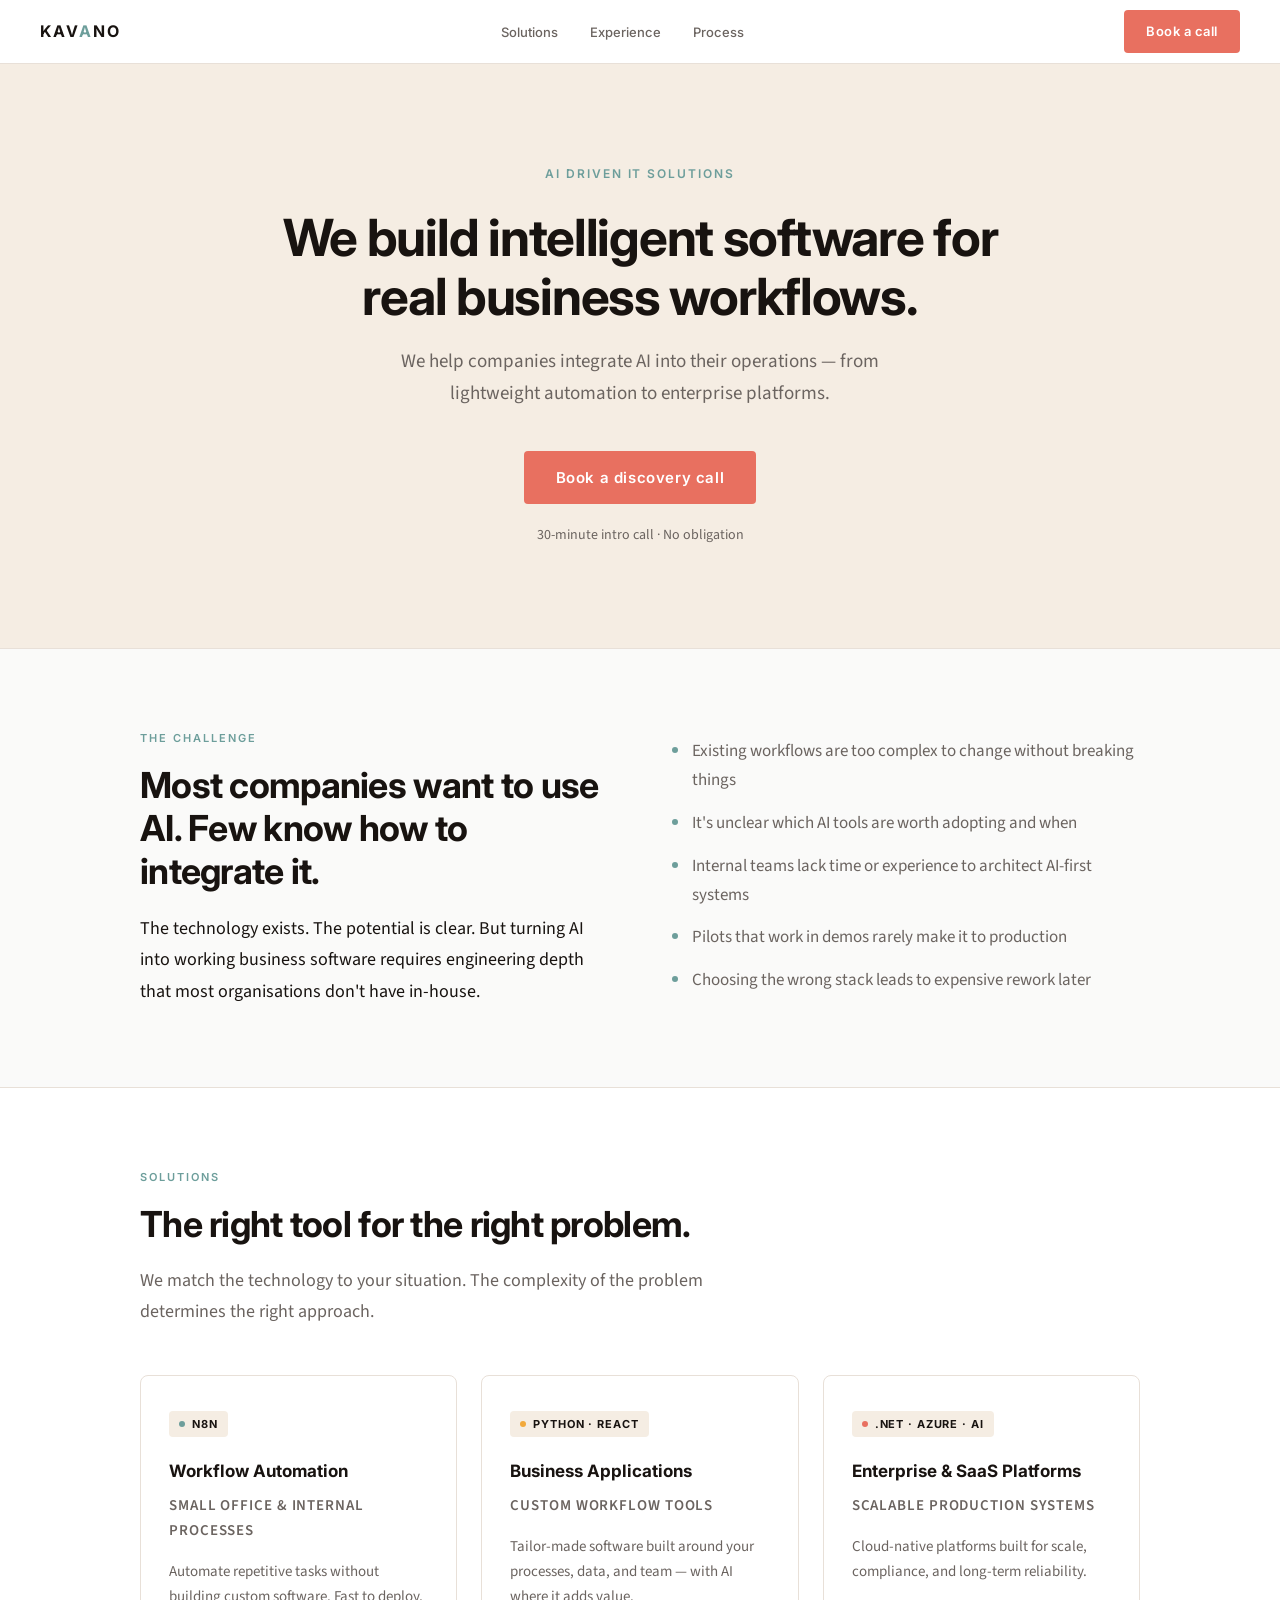
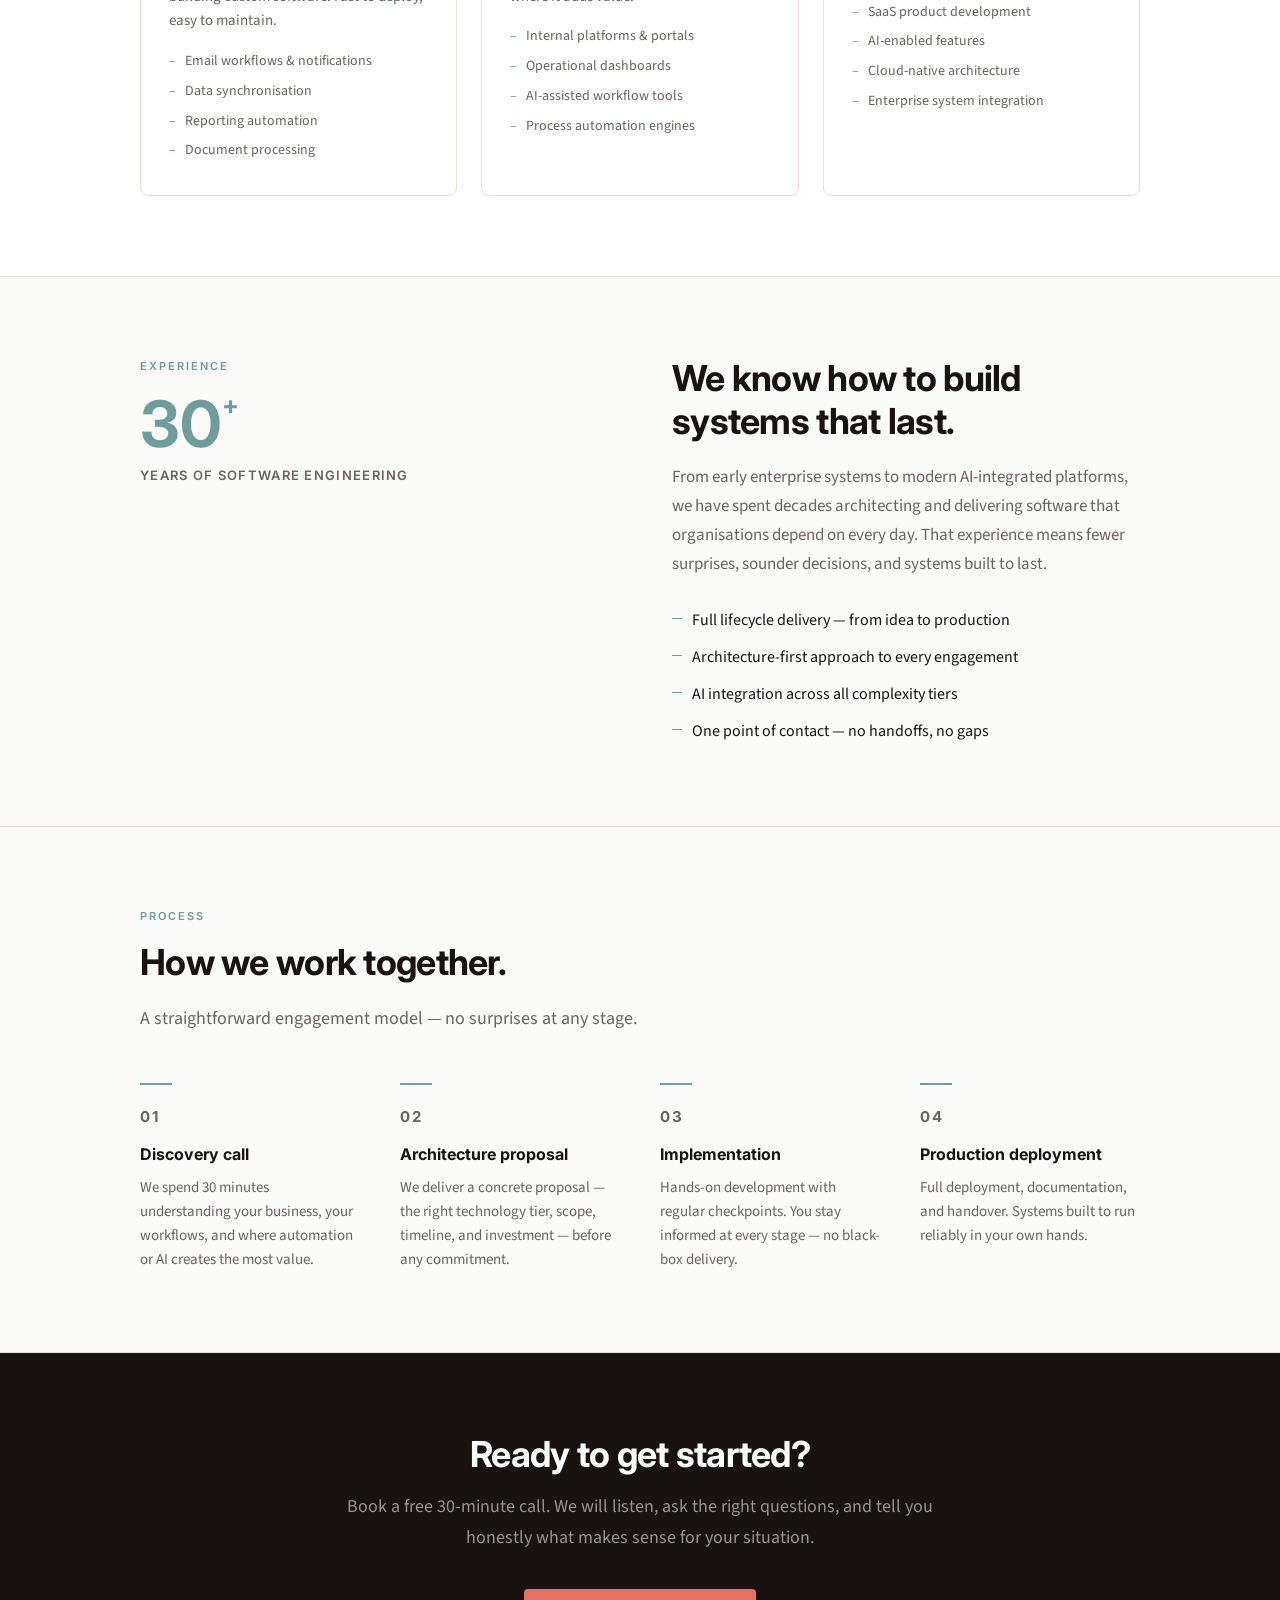
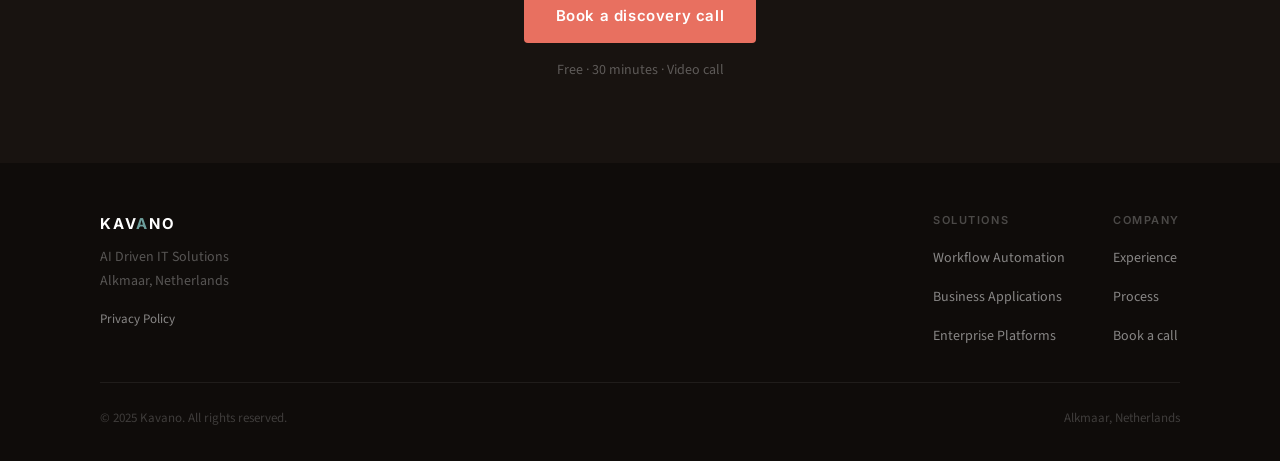
<file: index.html>
<!DOCTYPE html>
<html lang="en">
<head>
    <meta charset="UTF-8">
    <meta name="viewport" content="width=device-width, initial-scale=1.0">
    <title>Kavano — AI Driven IT Solutions</title>
    <meta name="description" content="Kavano helps companies integrate AI into real business workflows. 30+ years of engineering experience.">
    <link rel="preconnect" href="https://fonts.googleapis.com">
    <link rel="preconnect" href="https://fonts.gstatic.com" crossorigin>
    <link href="https://fonts.googleapis.com/css2?family=Inter:wght@400;500;600;700&family=Source+Sans+3:wght@400;600&display=swap" rel="stylesheet">
    <style>
        *, *::before, *::after { box-sizing: border-box; margin: 0; padding: 0; }

        :root {
            --teal:   #6D9E9B;
            --coral:  #E87060;
            --cream:  #F5EDE3;
            --dark:   #181310;
            --muted:  #6B6460;
            --border: #E8E0D8;
            --max:    1080px;
        }

        html { scroll-behavior: smooth; }

        body {
            font-family: 'Source Sans 3', sans-serif;
            font-size: 17px;
            line-height: 1.7;
            color: var(--dark);
            background: #fff;
            -webkit-font-smoothing: antialiased;
        }

        h1, h2, h3, h4, nav, .btn {
            font-family: 'Inter', sans-serif;
        }

        .container {
            max-width: var(--max);
            margin: 0 auto;
            padding: 0 40px;
        }

        /* ── NAV ── */
        nav {
            position: sticky;
            top: 0;
            background: rgba(255,255,255,0.95);
            backdrop-filter: blur(8px);
            border-bottom: 1px solid var(--border);
            z-index: 100;
            padding: 0 40px;
            display: flex;
            align-items: center;
            justify-content: space-between;
            height: 64px;
        }

        .logo {
            font-weight: 700;
            font-size: 16px;
            letter-spacing: 0.12em;
            text-transform: uppercase;
            color: var(--dark);
            text-decoration: none;
        }

        .logo span { color: var(--teal); }

        .nav-links {
            list-style: none;
            display: flex;
            gap: 32px;
        }

        .nav-links a {
            font-size: 13px;
            font-weight: 500;
            color: var(--muted);
            text-decoration: none;
            transition: color 0.2s;
        }

        .nav-links a:hover { color: var(--dark); }

        .btn {
            display: inline-block;
            font-size: 13px;
            font-weight: 600;
            letter-spacing: 0.04em;
            text-decoration: none;
            padding: 10px 22px;
            border-radius: 4px;
            transition: background 0.2s, transform 0.15s;
            cursor: pointer;
        }

        .btn-coral {
            background: var(--coral);
            color: #fff;
        }

        .btn-coral:hover { background: #c95042; transform: translateY(-1px); }
        .btn-coral:focus-visible { outline: 2px solid var(--coral); outline-offset: 3px; }

        .btn-lg {
            font-size: 15px;
            padding: 14px 32px;
        }

        /* ── HERO ── */
        .hero {
            padding: 100px 40px;
            text-align: center;
            background: var(--cream);
            border-bottom: 1px solid var(--border);
        }

        .hero-label {
            font-family: 'Inter', sans-serif;
            font-size: 12px;
            font-weight: 600;
            letter-spacing: 0.16em;
            text-transform: uppercase;
            color: var(--teal);
            margin-bottom: 24px;
        }

        .hero h1 {
            font-size: clamp(32px, 4vw, 52px);
            font-weight: 700;
            line-height: 1.15;
            letter-spacing: -0.025em;
            color: var(--dark);
            max-width: 720px;
            margin: 0 auto 20px;
        }

        .hero-sub {
            font-size: 19px;
            color: var(--muted);
            max-width: 560px;
            margin: 0 auto 40px;
        }

        .hero-meta {
            margin-top: 20px;
            font-size: 14px;
            color: var(--muted);
        }

        /* ── SECTIONS ── */
        section {
            padding: 80px 0;
            border-bottom: 1px solid var(--border);
        }

        section:last-of-type { border-bottom: none; }

        .section-label {
            font-family: 'Inter', sans-serif;
            font-size: 11px;
            font-weight: 600;
            letter-spacing: 0.18em;
            text-transform: uppercase;
            color: var(--teal);
            margin-bottom: 16px;
        }

        h2 {
            font-size: clamp(24px, 2.8vw, 36px);
            font-weight: 700;
            letter-spacing: -0.02em;
            line-height: 1.2;
            color: var(--dark);
            margin-bottom: 20px;
        }

        .lead {
            font-size: 18px;
            color: var(--muted);
            max-width: 600px;
            margin-bottom: 48px;
        }

        /* Two-column layout */
        .two-col {
            display: grid;
            grid-template-columns: 1fr 1fr;
            gap: 64px;
            align-items: start;
        }

        /* ── PROBLEM ── */
        .problem { background: #FAFAF9; }

        .problem-text {
            font-size: 18px;
            line-height: 1.75;
            color: var(--dark);
        }

        .bullet-list {
            list-style: none;
            display: flex;
            flex-direction: column;
            gap: 14px;
        }

        .bullet-list li {
            padding-left: 20px;
            position: relative;
            color: var(--muted);
        }

        .bullet-list li::before {
            content: '';
            position: absolute;
            left: 0;
            top: 10px;
            width: 6px;
            height: 6px;
            border-radius: 50%;
            background: var(--teal);
        }

        /* ── SOLUTIONS ── */
        .tiers {
            display: grid;
            grid-template-columns: repeat(3, 1fr);
            gap: 24px;
            margin-top: 8px;
        }

        .tier {
            border: 1px solid var(--border);
            border-radius: 8px;
            padding: 32px 28px;
        }

        .tier-badge {
            display: inline-flex;
            align-items: center;
            gap: 7px;
            background: var(--cream);
            border-radius: 4px;
            padding: 4px 10px;
            margin-bottom: 20px;
        }

        .tier-dot {
            width: 6px;
            height: 6px;
            border-radius: 50%;
        }

        .t1 .tier-dot { background: var(--teal); }
        .t2 .tier-dot { background: #F2A93B; }
        .t3 .tier-dot { background: var(--coral); }

        .tier-badge span {
            font-family: 'Inter', sans-serif;
            font-size: 11px;
            font-weight: 700;
            letter-spacing: 0.08em;
            text-transform: uppercase;
            color: var(--dark);
        }

        .tier h3 {
            font-size: 17px;
            font-weight: 700;
            color: var(--dark);
            margin-bottom: 8px;
        }

        .tier-use {
            font-size: 13px;
            font-weight: 600;
            color: var(--muted);
            text-transform: uppercase;
            letter-spacing: 0.06em;
            margin-bottom: 12px;
        }

        .tier p {
            font-size: 15px;
            color: var(--muted);
            line-height: 1.65;
            margin-bottom: 16px;
        }

        .tier ul {
            list-style: none;
            display: flex;
            flex-direction: column;
            gap: 6px;
        }

        .tier ul li {
            font-size: 14px;
            color: var(--muted);
            padding-left: 16px;
            position: relative;
        }

        .tier ul li::before {
            content: '–';
            position: absolute;
            left: 0;
            color: var(--teal);
        }

        /* ── EXPERIENCE ── */
        .exp-stat {
            font-family: 'Inter', sans-serif;
            font-size: 64px;
            font-weight: 700;
            line-height: 1;
            color: var(--teal);
            margin-bottom: 8px;
        }

        .exp-stat sup {
            font-size: 0.4em;
            vertical-align: top;
            margin-top: 0.15em;
        }

        .pillar-list {
            list-style: none;
            display: flex;
            flex-direction: column;
            gap: 10px;
            margin-top: 28px;
        }

        .pillar-list li {
            font-size: 16px;
            color: var(--dark);
            padding-left: 20px;
            position: relative;
        }

        .pillar-list li::before {
            content: '';
            position: absolute;
            left: 0;
            top: 11px;
            width: 10px;
            height: 1px;
            background: var(--teal);
        }

        /* ── PROCESS ── */
        .process { background: #FAFAF9; }

        .steps {
            display: grid;
            grid-template-columns: repeat(4, 1fr);
            gap: 40px;
        }

        .step-num {
            font-family: 'Inter', sans-serif;
            font-size: 12px;
            font-weight: 700;
            color: var(--teal);
            letter-spacing: 0.1em;
            margin-bottom: 12px;
        }

        .step h3 {
            font-size: 16px;
            font-weight: 700;
            color: var(--dark);
            margin-bottom: 8px;
        }

        .step p {
            font-size: 15px;
            color: var(--muted);
            line-height: 1.6;
        }

        .step-divider {
            height: 2px;
            background: var(--teal);
            width: 32px;
            margin-bottom: 20px;
        }

        /* ── CTA ── */
        .cta {
            background: var(--dark);
            border-bottom: none;
            text-align: center;
        }

        .cta h2 { color: #fff; margin-bottom: 16px; }

        .cta .lead {
            color: rgba(255,255,255,0.55);
            margin: 0 auto 36px;
        }

        .cta-meta {
            margin-top: 16px;
            font-size: 14px;
            color: rgba(255,255,255,0.3);
        }

        /* ── FOOTER ── */
        footer {
            background: #0F0C0A;
            padding: 48px 40px 32px;
        }

        .footer-inner {
            max-width: var(--max);
            margin: 0 auto;
            display: flex;
            justify-content: space-between;
            align-items: flex-start;
            gap: 40px;
            padding-bottom: 32px;
            border-bottom: 1px solid rgba(255,255,255,0.07);
            margin-bottom: 24px;
        }

        .footer-logo {
            font-family: 'Inter', sans-serif;
            font-weight: 700;
            font-size: 15px;
            letter-spacing: 0.12em;
            text-transform: uppercase;
            color: #fff;
            text-decoration: none;
            display: block;
            margin-bottom: 10px;
        }

        .footer-logo span { color: var(--teal); }

        .footer-tag {
            font-size: 14px;
            color: rgba(255,255,255,0.3);
        }

        .footer-privacy {
            display: inline-block;
            margin-top: 14px;
            font-size: 13px;
            color: rgba(255,255,255,0.5);
            text-decoration: none;
            transition: color 0.2s;
        }

        .footer-privacy:hover { color: #fff; }
        .footer-privacy:focus-visible { outline: 2px solid var(--teal); outline-offset: 3px; }

        .footer-links {
            display: flex;
            gap: 48px;
        }

        .footer-col h4 {
            font-family: 'Inter', sans-serif;
            font-size: 11px;
            font-weight: 600;
            letter-spacing: 0.14em;
            text-transform: uppercase;
            color: rgba(255,255,255,0.25);
            margin-bottom: 14px;
        }

        .footer-col ul { list-style: none; display: flex; flex-direction: column; gap: 10px; }

        .footer-col a {
            font-size: 14px;
            color: rgba(255,255,255,0.5);
            text-decoration: none;
            transition: color 0.2s;
        }

        .footer-col a:hover { color: #fff; }

        .footer-copy {
            max-width: var(--max);
            margin: 0 auto;
            font-size: 13px;
            color: rgba(255,255,255,0.2);
            display: flex;
            justify-content: space-between;
        }

        /* ── RESPONSIVE ── */
        @media (max-width: 900px) {
            .two-col, .tiers { grid-template-columns: 1fr; }
            .steps { grid-template-columns: 1fr 1fr; gap: 32px; }
            .footer-inner { flex-direction: column; }
            .footer-links { gap: 32px; }
            .nav-links { display: none; }
        }

        @media (max-width: 600px) {
            section { padding: 60px 0; }
            .hero { padding: 72px 24px; }
            .steps { grid-template-columns: 1fr; }
            .footer-links { flex-direction: column; gap: 24px; }
            .footer-copy { flex-direction: column; gap: 6px; }
            .container { padding: 0 24px; }
        }
    </style>
</head>
<body>

    <!-- NAV -->
    <nav>
        <a href="#" class="logo">KAV<span>A</span>NO</a>
        <ul class="nav-links">
            <li><a href="#solutions">Solutions</a></li>
            <li><a href="#experience">Experience</a></li>
            <li><a href="#process">Process</a></li>
        </ul>
        <a href="https://calendly.com/k-van-oostveen/30min" class="btn btn-coral" target="_blank" rel="noopener">Book a call</a>
    </nav>

    <!-- HERO -->
    <div class="hero">
        <p class="hero-label">AI Driven IT Solutions</p>
        <h1>We build intelligent software for real business workflows.</h1>
        <p class="hero-sub">
            We help companies integrate AI into their operations — from lightweight automation to enterprise platforms.
        </p>
        <a href="https://calendly.com/k-van-oostveen/30min" class="btn btn-coral btn-lg" target="_blank" rel="noopener">Book a discovery call</a>
        <p class="hero-meta">30-minute intro call &middot; No obligation</p>
    </div>

    <!-- PROBLEM -->
    <section class="problem" id="problem">
        <div class="container">
            <div class="two-col">
                <div>
                    <p class="section-label">The challenge</p>
                    <h2>Most companies want to use AI. Few know how to integrate it.</h2>
                    <p class="problem-text">
                        The technology exists. The potential is clear. But turning AI into working business software requires engineering depth that most organisations don't have in-house.
                    </p>
                </div>
                <ul class="bullet-list" style="margin-top: 8px;">
                    <li>Existing workflows are too complex to change without breaking things</li>
                    <li>It's unclear which AI tools are worth adopting and when</li>
                    <li>Internal teams lack time or experience to architect AI-first systems</li>
                    <li>Pilots that work in demos rarely make it to production</li>
                    <li>Choosing the wrong stack leads to expensive rework later</li>
                </ul>
            </div>
        </div>
    </section>

    <!-- SOLUTIONS -->
    <section id="solutions">
        <div class="container">
            <p class="section-label">Solutions</p>
            <h2>The right tool for the right problem.</h2>
            <p class="lead">We match the technology to your situation. The complexity of the problem determines the right approach.</p>
            <div class="tiers">

                <div class="tier t1">
                    <div class="tier-badge">
                        <div class="tier-dot"></div>
                        <span>n8n</span>
                    </div>
                    <h3>Workflow Automation</h3>
                    <p class="tier-use">Small office &amp; internal processes</p>
                    <p>Automate repetitive tasks without building custom software. Fast to deploy, easy to maintain.</p>
                    <ul>
                        <li>Email workflows &amp; notifications</li>
                        <li>Data synchronisation</li>
                        <li>Reporting automation</li>
                        <li>Document processing</li>
                    </ul>
                </div>

                <div class="tier t2">
                    <div class="tier-badge">
                        <div class="tier-dot"></div>
                        <span>Python &middot; React</span>
                    </div>
                    <h3>Business Applications</h3>
                    <p class="tier-use">Custom workflow tools</p>
                    <p>Tailor-made software built around your processes, data, and team — with AI where it adds value.</p>
                    <ul>
                        <li>Internal platforms &amp; portals</li>
                        <li>Operational dashboards</li>
                        <li>AI-assisted workflow tools</li>
                        <li>Process automation engines</li>
                    </ul>
                </div>

                <div class="tier t3">
                    <div class="tier-badge">
                        <div class="tier-dot"></div>
                        <span>.NET &middot; Azure &middot; AI</span>
                    </div>
                    <h3>Enterprise &amp; SaaS Platforms</h3>
                    <p class="tier-use">Scalable production systems</p>
                    <p>Cloud-native platforms built for scale, compliance, and long-term reliability.</p>
                    <ul>
                        <li>SaaS product development</li>
                        <li>AI-enabled features</li>
                        <li>Cloud-native architecture</li>
                        <li>Enterprise system integration</li>
                    </ul>
                </div>

            </div>
        </div>
    </section>

    <!-- EXPERIENCE -->
    <section id="experience" style="background:#FAFAF9;">
        <div class="container">
            <div class="two-col">
                <div>
                    <p class="section-label">Experience</p>
                    <div class="exp-stat">30<sup>+</sup></div>
                    <p style="font-size:13px; color:var(--muted); text-transform:uppercase; letter-spacing:0.1em; font-family:'Inter',sans-serif; font-weight:600;">Years of software engineering</p>
                </div>
                <div>
                    <h2>We know how to build systems that last.</h2>
                    <p style="color:var(--muted);">
                        From early enterprise systems to modern AI-integrated platforms, we have spent decades architecting and delivering software that organisations depend on every day. That experience means fewer surprises, sounder decisions, and systems built to last.
                    </p>
                    <ul class="pillar-list">
                        <li>Full lifecycle delivery — from idea to production</li>
                        <li>Architecture-first approach to every engagement</li>
                        <li>AI integration across all complexity tiers</li>
                        <li>One point of contact — no handoffs, no gaps</li>
                    </ul>
                </div>
            </div>
        </div>
    </section>

    <!-- PROCESS -->
    <section class="process" id="process">
        <div class="container">
            <p class="section-label">Process</p>
            <h2>How we work together.</h2>
            <p class="lead">A straightforward engagement model — no surprises at any stage.</p>
            <div class="steps">
                <div class="step">
                    <div class="step-divider"></div>
                    <p class="step-num">01</p>
                    <h3>Discovery call</h3>
                    <p>We spend 30 minutes understanding your business, your workflows, and where automation or AI creates the most value.</p>
                </div>
                <div class="step">
                    <div class="step-divider"></div>
                    <p class="step-num">02</p>
                    <h3>Architecture proposal</h3>
                    <p>We deliver a concrete proposal — the right technology tier, scope, timeline, and investment — before any commitment.</p>
                </div>
                <div class="step">
                    <div class="step-divider"></div>
                    <p class="step-num">03</p>
                    <h3>Implementation</h3>
                    <p>Hands-on development with regular checkpoints. You stay informed at every stage — no black-box delivery.</p>
                </div>
                <div class="step">
                    <div class="step-divider"></div>
                    <p class="step-num">04</p>
                    <h3>Production deployment</h3>
                    <p>Full deployment, documentation, and handover. Systems built to run reliably in your own hands.</p>
                </div>
            </div>
        </div>
    </section>

    <!-- CTA -->
    <section class="cta">
        <div class="container">
            <h2>Ready to get started?</h2>
            <p class="lead">Book a free 30-minute call. We will listen, ask the right questions, and tell you honestly what makes sense for your situation.</p>
            <a href="https://calendly.com/k-van-oostveen/30min" class="btn btn-coral btn-lg" target="_blank" rel="noopener">Book a discovery call</a>
            <p class="cta-meta">Free &middot; 30 minutes &middot; Video call</p>
        </div>
    </section>

    <!-- FOOTER -->
    <footer>
        <div class="footer-inner">
            <div>
                <a href="#" class="footer-logo">KAV<span>A</span>NO</a>
                <p class="footer-tag">AI Driven IT Solutions<br>Alkmaar, Netherlands</p>
                <a href="privacy.html" class="footer-privacy">Privacy Policy</a>
            </div>
            <div class="footer-links">
                <div class="footer-col">
                    <h4>Solutions</h4>
                    <ul>
                        <li><a href="#solutions">Workflow Automation</a></li>
                        <li><a href="#solutions">Business Applications</a></li>
                        <li><a href="#solutions">Enterprise Platforms</a></li>
                    </ul>
                </div>
                <div class="footer-col">
                    <h4>Company</h4>
                    <ul>
                        <li><a href="#experience">Experience</a></li>
                        <li><a href="#process">Process</a></li>
                        <li><a href="https://calendly.com/k-van-oostveen/30min" target="_blank" rel="noopener">Book a call</a></li>
                    </ul>
                </div>
            </div>
        </div>
        <div class="footer-copy">
            <span>&copy; 2025 Kavano. All rights reserved.</span>
            <span>Alkmaar, Netherlands</span>
        </div>
    </footer>

</body>
</html>
</file>
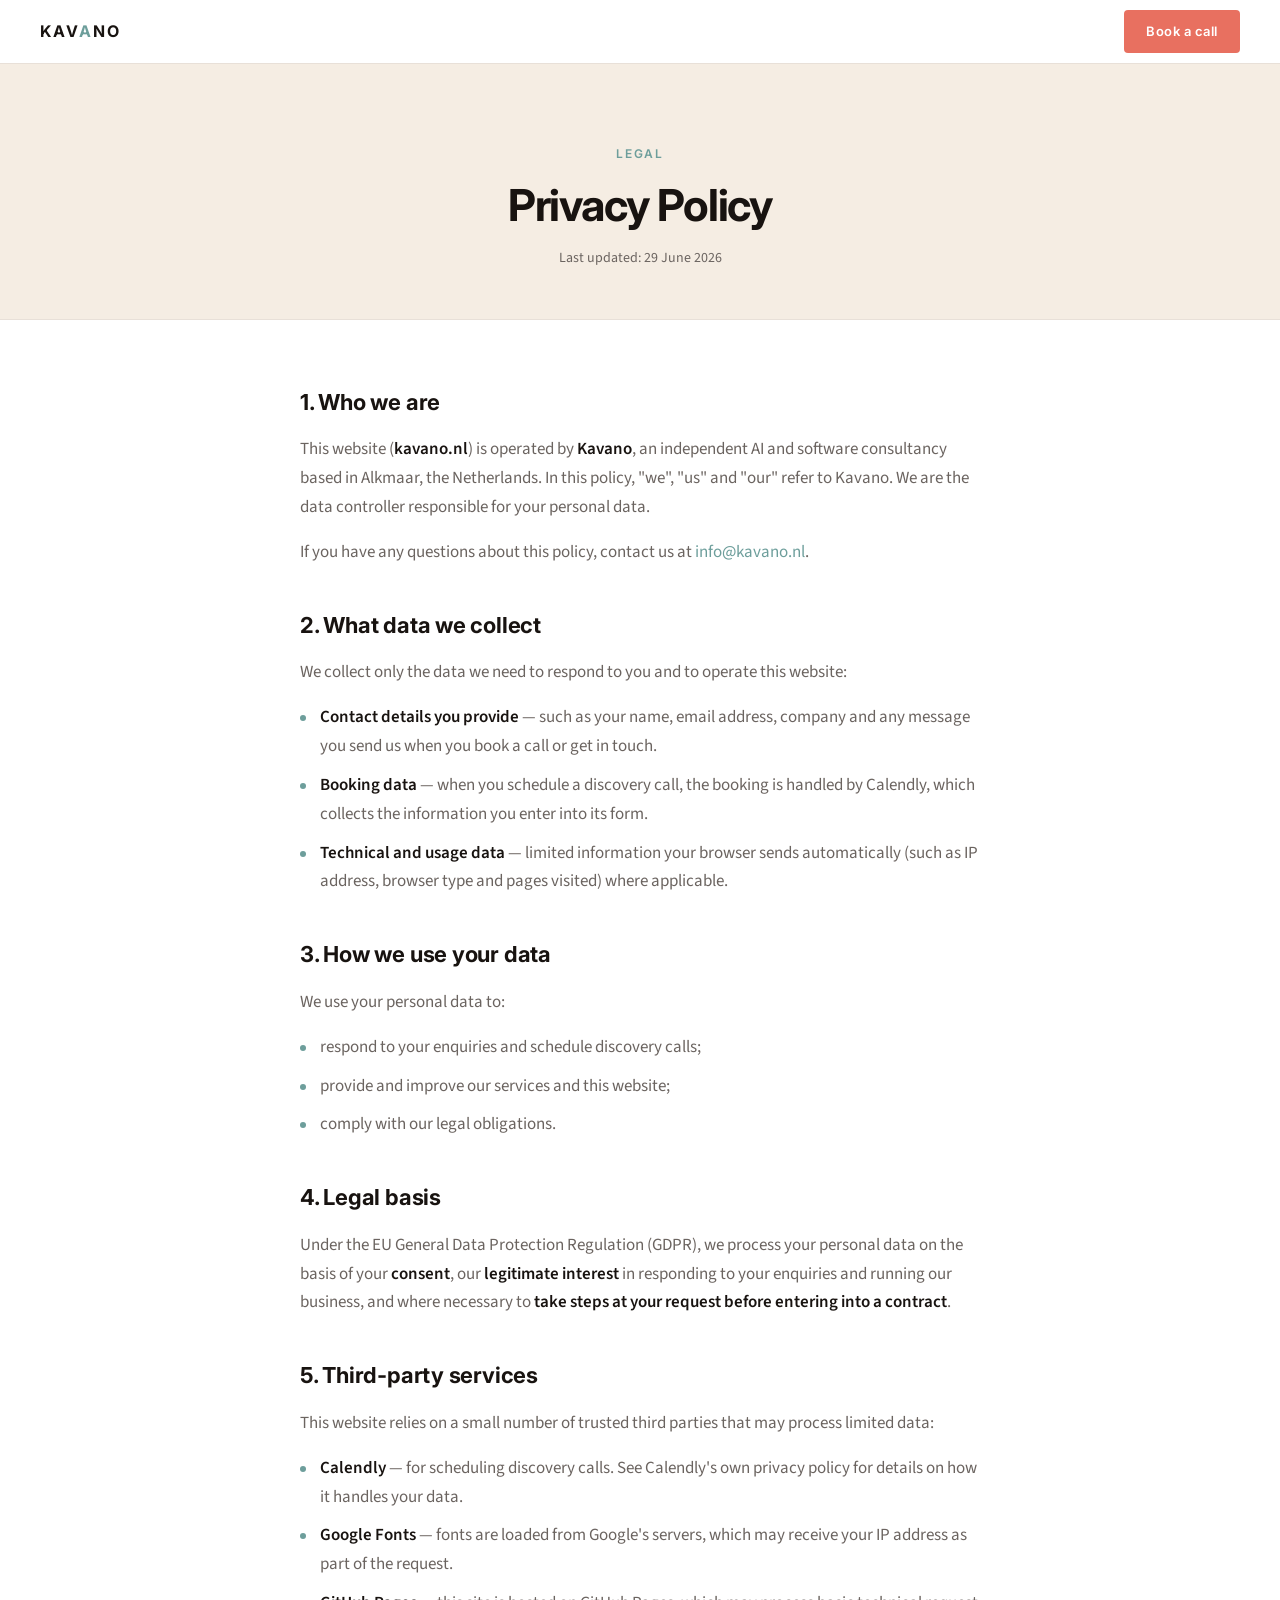
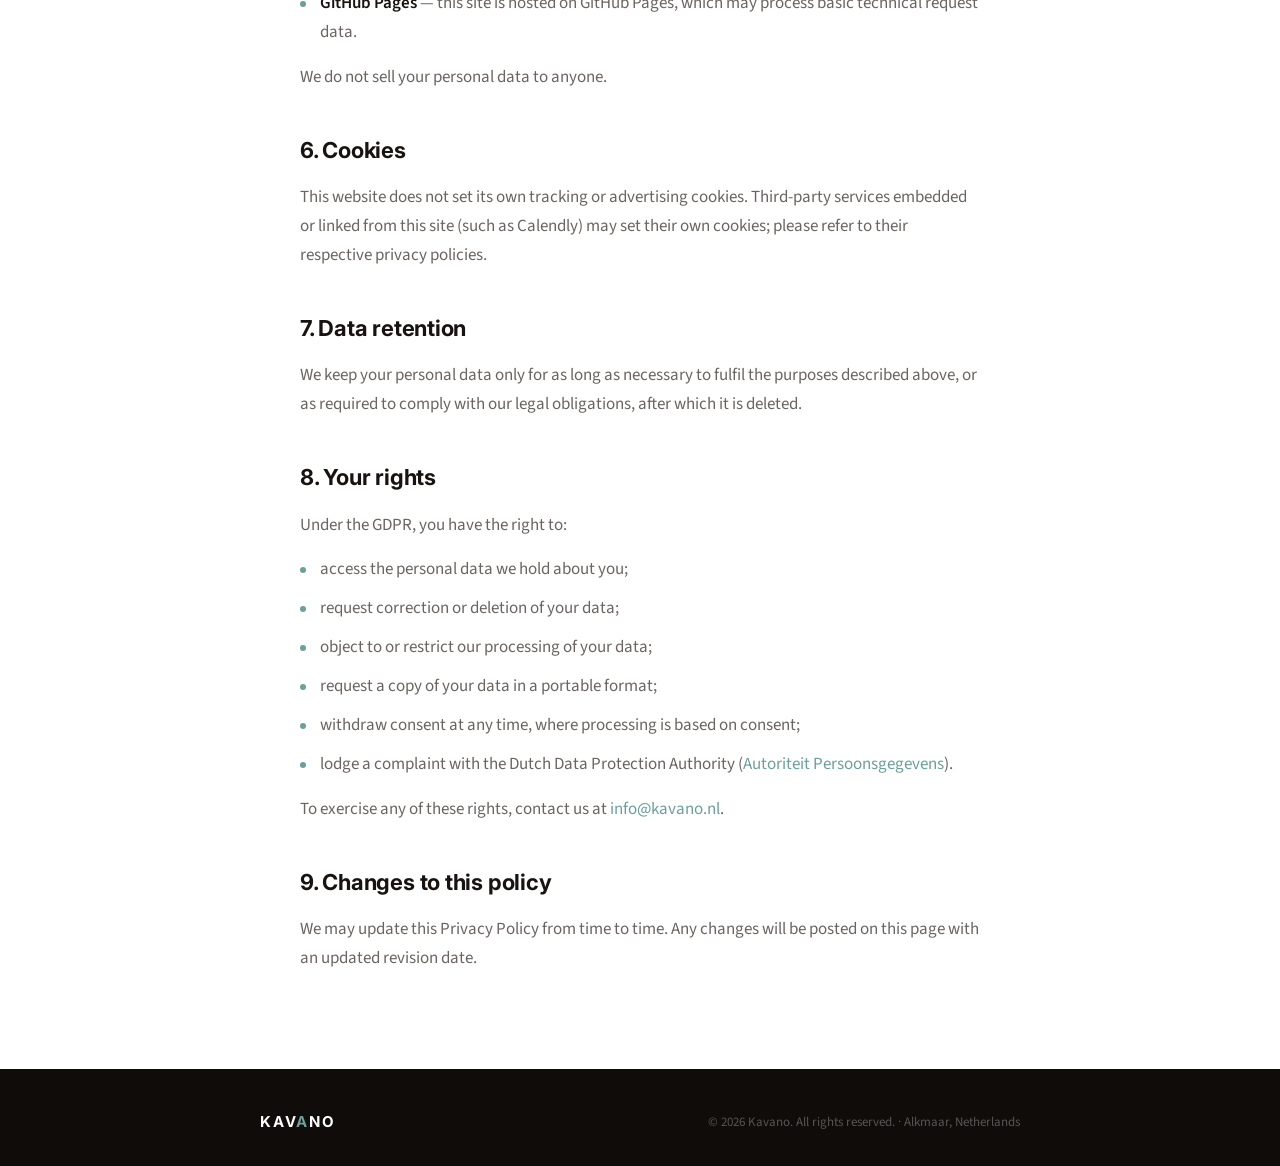
<file: privacy.html>
<!DOCTYPE html>
<html lang="en">
<head>
    <meta charset="UTF-8">
    <meta name="viewport" content="width=device-width, initial-scale=1.0">
    <title>Privacy Policy — Kavano</title>
    <meta name="description" content="Privacy Policy for Kavano — AI Driven IT Solutions, Alkmaar, Netherlands.">
    <meta name="robots" content="index, follow">
    <link rel="preconnect" href="https://fonts.googleapis.com">
    <link rel="preconnect" href="https://fonts.gstatic.com" crossorigin>
    <link href="https://fonts.googleapis.com/css2?family=Inter:wght@400;500;600;700&family=Source+Sans+3:wght@400;600&display=swap" rel="stylesheet">
    <style>
        *, *::before, *::after { box-sizing: border-box; margin: 0; padding: 0; }

        :root {
            --teal:   #6D9E9B;
            --coral:  #E87060;
            --cream:  #F5EDE3;
            --dark:   #181310;
            --muted:  #6B6460;
            --border: #E8E0D8;
            --max:    760px;
        }

        html { scroll-behavior: smooth; }

        body {
            font-family: 'Source Sans 3', sans-serif;
            font-size: 17px;
            line-height: 1.7;
            color: var(--dark);
            background: #fff;
            -webkit-font-smoothing: antialiased;
        }

        h1, h2, h3, nav, .btn { font-family: 'Inter', sans-serif; }

        .container { max-width: var(--max); margin: 0 auto; padding: 0 40px; }

        /* ── NAV ── */
        nav {
            position: sticky;
            top: 0;
            background: rgba(255,255,255,0.95);
            backdrop-filter: blur(8px);
            border-bottom: 1px solid var(--border);
            z-index: 100;
            padding: 0 40px;
            display: flex;
            align-items: center;
            justify-content: space-between;
            height: 64px;
        }

        .logo {
            font-weight: 700;
            font-size: 16px;
            letter-spacing: 0.12em;
            text-transform: uppercase;
            color: var(--dark);
            text-decoration: none;
        }

        .logo span { color: var(--teal); }

        .btn {
            display: inline-block;
            font-family: 'Inter', sans-serif;
            font-size: 13px;
            font-weight: 600;
            letter-spacing: 0.04em;
            text-decoration: none;
            padding: 10px 22px;
            border-radius: 4px;
            transition: background 0.2s, transform 0.15s;
            cursor: pointer;
        }

        .btn-coral { background: var(--coral); color: #fff; }
        .btn-coral:hover { background: #c95042; transform: translateY(-1px); }
        .btn-coral:focus-visible { outline: 2px solid var(--coral); outline-offset: 3px; }

        /* ── HEADER ── */
        .page-header {
            padding: 80px 40px 48px;
            background: var(--cream);
            border-bottom: 1px solid var(--border);
            text-align: center;
        }

        .page-header .label {
            font-family: 'Inter', sans-serif;
            font-size: 12px;
            font-weight: 600;
            letter-spacing: 0.16em;
            text-transform: uppercase;
            color: var(--teal);
            margin-bottom: 16px;
        }

        .page-header h1 {
            font-size: clamp(30px, 4vw, 44px);
            font-weight: 700;
            line-height: 1.15;
            letter-spacing: -0.025em;
            color: var(--dark);
        }

        .page-header .updated {
            margin-top: 16px;
            font-size: 14px;
            color: var(--muted);
        }

        /* ── CONTENT ── */
        .content { padding: 64px 0 80px; }

        .content h2 {
            font-size: 22px;
            font-weight: 700;
            letter-spacing: -0.01em;
            color: var(--dark);
            margin: 40px 0 14px;
        }

        .content h2:first-child { margin-top: 0; }

        .content p { color: var(--muted); margin-bottom: 16px; }

        .content a { color: var(--teal); text-decoration: none; }
        .content a:hover { text-decoration: underline; }

        .content ul {
            list-style: none;
            display: flex;
            flex-direction: column;
            gap: 10px;
            margin: 0 0 16px;
        }

        .content ul li {
            padding-left: 20px;
            position: relative;
            color: var(--muted);
        }

        .content ul li::before {
            content: '';
            position: absolute;
            left: 0;
            top: 12px;
            width: 6px;
            height: 6px;
            border-radius: 50%;
            background: var(--teal);
        }

        .content strong { color: var(--dark); font-weight: 600; }

        /* ── FOOTER ── */
        footer { background: #0F0C0A; padding: 40px 40px 32px; }

        .footer-inner {
            max-width: var(--max);
            margin: 0 auto;
            display: flex;
            justify-content: space-between;
            align-items: center;
            gap: 24px;
            flex-wrap: wrap;
        }

        .footer-logo {
            font-family: 'Inter', sans-serif;
            font-weight: 700;
            font-size: 15px;
            letter-spacing: 0.12em;
            text-transform: uppercase;
            color: #fff;
            text-decoration: none;
        }

        .footer-logo span { color: var(--teal); }

        .footer-copy { font-size: 13px; color: rgba(255,255,255,0.3); }

        @media (max-width: 600px) {
            nav, .page-header, footer { padding-left: 24px; padding-right: 24px; }
            .container { padding: 0 24px; }
        }
    </style>
</head>
<body>

    <!-- NAV -->
    <nav>
        <a href="index.html" class="logo">KAV<span>A</span>NO</a>
        <a href="https://calendly.com/k-van-oostveen/30min" class="btn btn-coral" target="_blank" rel="noopener">Book a call</a>
    </nav>

    <!-- HEADER -->
    <div class="page-header">
        <p class="label">Legal</p>
        <h1>Privacy Policy</h1>
        <p class="updated">Last updated: 29 June 2026</p>
    </div>

    <!-- CONTENT -->
    <section class="content">
        <div class="container">

            <h2>1. Who we are</h2>
            <p>
                This website (<strong>kavano.nl</strong>) is operated by <strong>Kavano</strong>, an independent
                AI and software consultancy based in Alkmaar, the Netherlands. In this policy, "we", "us" and
                "our" refer to Kavano. We are the data controller responsible for your personal data.
            </p>
            <p>If you have any questions about this policy, contact us at
                <a href="mailto:info@kavano.nl">info@kavano.nl</a>.</p>

            <h2>2. What data we collect</h2>
            <p>We collect only the data we need to respond to you and to operate this website:</p>
            <ul>
                <li><strong>Contact details you provide</strong> — such as your name, email address, company and
                    any message you send us when you book a call or get in touch.</li>
                <li><strong>Booking data</strong> — when you schedule a discovery call, the booking is handled by
                    Calendly, which collects the information you enter into its form.</li>
                <li><strong>Technical and usage data</strong> — limited information your browser sends
                    automatically (such as IP address, browser type and pages visited) where applicable.</li>
            </ul>

            <h2>3. How we use your data</h2>
            <p>We use your personal data to:</p>
            <ul>
                <li>respond to your enquiries and schedule discovery calls;</li>
                <li>provide and improve our services and this website;</li>
                <li>comply with our legal obligations.</li>
            </ul>

            <h2>4. Legal basis</h2>
            <p>
                Under the EU General Data Protection Regulation (GDPR), we process your personal data on the basis
                of your <strong>consent</strong>, our <strong>legitimate interest</strong> in responding to your
                enquiries and running our business, and where necessary to <strong>take steps at your request
                before entering into a contract</strong>.
            </p>

            <h2>5. Third-party services</h2>
            <p>This website relies on a small number of trusted third parties that may process limited data:</p>
            <ul>
                <li><strong>Calendly</strong> — for scheduling discovery calls. See Calendly's own privacy policy
                    for details on how it handles your data.</li>
                <li><strong>Google Fonts</strong> — fonts are loaded from Google's servers, which may receive your
                    IP address as part of the request.</li>
                <li><strong>GitHub Pages</strong> — this site is hosted on GitHub Pages, which may process basic
                    technical request data.</li>
            </ul>
            <p>We do not sell your personal data to anyone.</p>

            <h2>6. Cookies</h2>
            <p>
                This website does not set its own tracking or advertising cookies. Third-party services embedded
                or linked from this site (such as Calendly) may set their own cookies; please refer to their
                respective privacy policies.
            </p>

            <h2>7. Data retention</h2>
            <p>
                We keep your personal data only for as long as necessary to fulfil the purposes described above,
                or as required to comply with our legal obligations, after which it is deleted.
            </p>

            <h2>8. Your rights</h2>
            <p>Under the GDPR, you have the right to:</p>
            <ul>
                <li>access the personal data we hold about you;</li>
                <li>request correction or deletion of your data;</li>
                <li>object to or restrict our processing of your data;</li>
                <li>request a copy of your data in a portable format;</li>
                <li>withdraw consent at any time, where processing is based on consent;</li>
                <li>lodge a complaint with the Dutch Data Protection Authority
                    (<a href="https://autoriteitpersoonsgegevens.nl" target="_blank" rel="noopener">Autoriteit Persoonsgegevens</a>).</li>
            </ul>
            <p>To exercise any of these rights, contact us at
                <a href="mailto:info@kavano.nl">info@kavano.nl</a>.</p>

            <h2>9. Changes to this policy</h2>
            <p>
                We may update this Privacy Policy from time to time. Any changes will be posted on this page with
                an updated revision date.
            </p>

        </div>
    </section>

    <!-- FOOTER -->
    <footer>
        <div class="footer-inner">
            <a href="index.html" class="footer-logo">KAV<span>A</span>NO</a>
            <span class="footer-copy">&copy; 2026 Kavano. All rights reserved. &middot; Alkmaar, Netherlands</span>
        </div>
    </footer>

</body>
</html>
</file>
